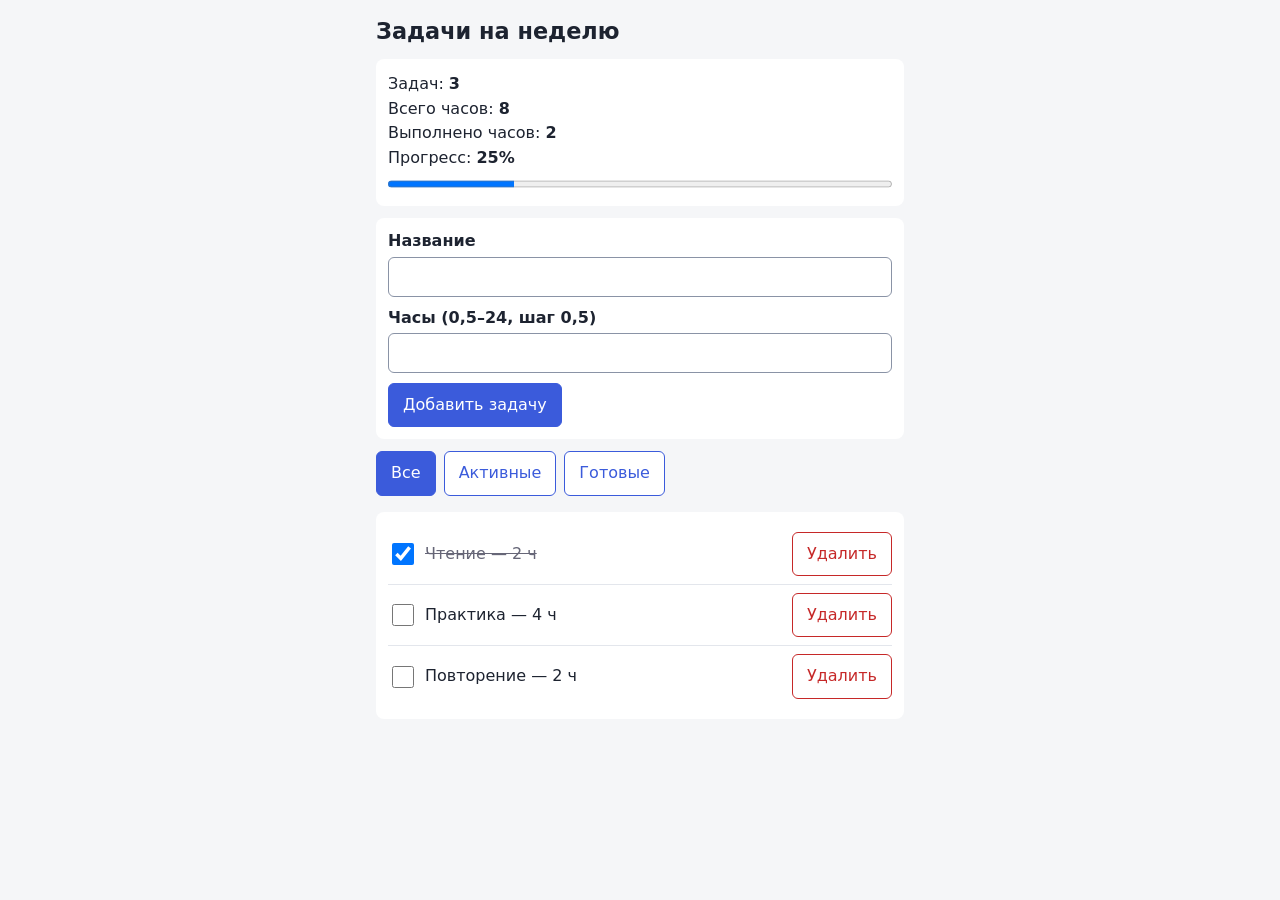
<file: hw1/direct/index.html>
<!doctype html>
<html lang="ru">
<head>
  <meta charset="utf-8">
  <meta name="viewport" content="width=device-width, initial-scale=1">
  <title>Мини-трекер задач</title>
  <link rel="stylesheet" href="styles.css">
</head>
<body>
  <main>
    <h1>Задачи на неделю</h1>

    <section aria-label="Итоги" class="summary">
      <p>Задач: <strong id="count">0</strong></p>
      <p>Всего часов: <strong id="total">0</strong></p>
      <p>Выполнено часов: <strong id="done-hours">0</strong></p>
      <p>Прогресс: <strong id="progress">0%</strong></p>
      <progress id="bar" max="100" value="0" aria-label="Прогресс по часам"></progress>
    </section>

    <form id="add-form" novalidate>
      <div class="field">
        <label for="title">Название</label>
        <input id="title" name="title" type="text" autocomplete="off" aria-describedby="title-error">
        <p class="error" id="title-error" role="alert"></p>
      </div>
      <div class="field">
        <label for="hours">Часы (0,5–24, шаг 0,5)</label>
        <input id="hours" name="hours" type="text" inputmode="decimal" autocomplete="off" aria-describedby="hours-error">
        <p class="error" id="hours-error" role="alert"></p>
      </div>
      <button type="submit">Добавить задачу</button>
    </form>

    <div class="filters" role="group" aria-label="Фильтр задач">
      <button type="button" data-filter="all" aria-pressed="true">Все</button>
      <button type="button" data-filter="active" aria-pressed="false">Активные</button>
      <button type="button" data-filter="done" aria-pressed="false">Готовые</button>
    </div>

    <ul id="list" aria-label="Список задач"></ul>
    <p id="empty" hidden>Нет задач для показа.</p>
    <p id="storage-note" class="note" hidden></p>
  </main>
  <script type="module" src="app.mjs"></script>
</body>
</html>
</file>
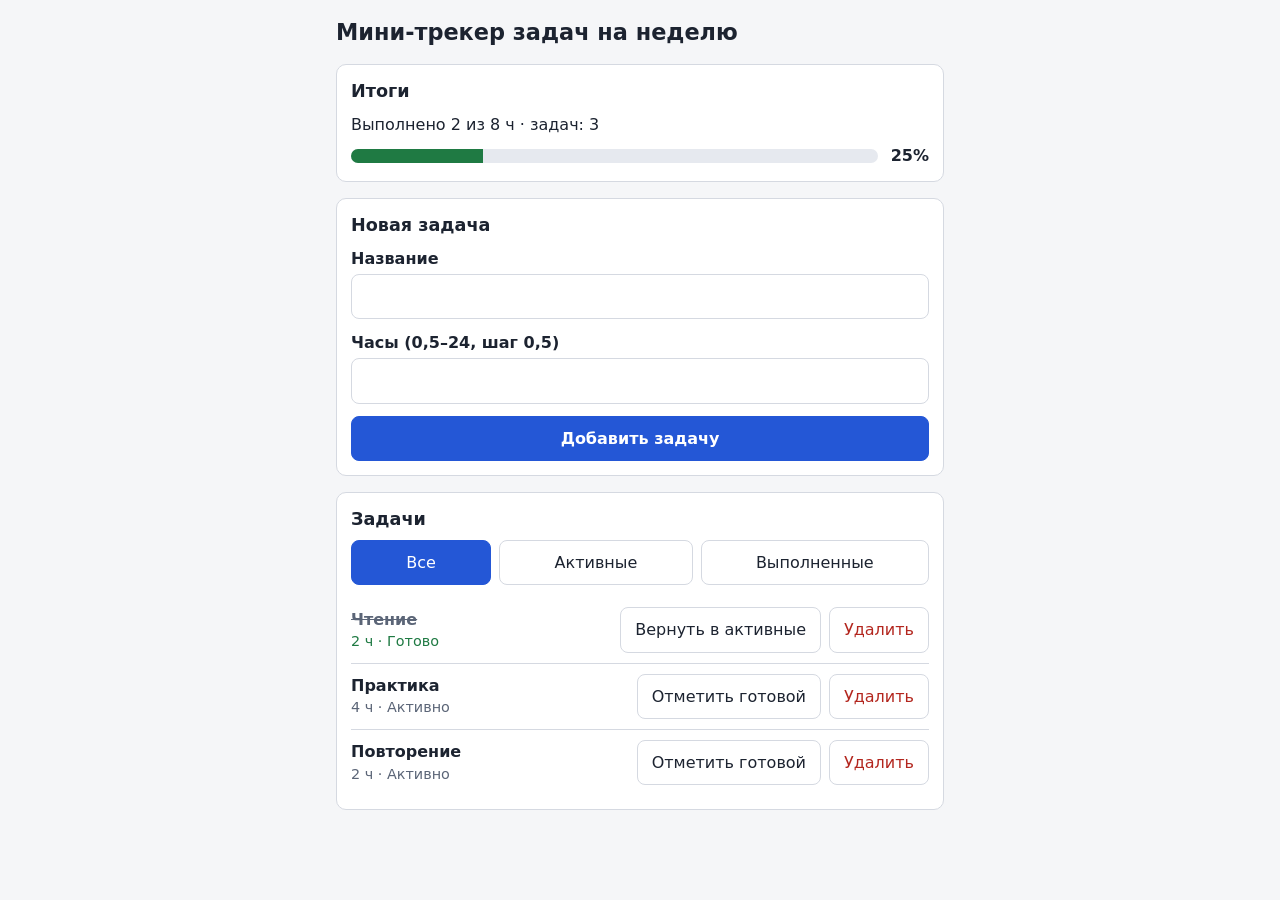
<file: hw1/with-spec/index.html>
<!doctype html>
<html lang="ru">
<head>
  <meta charset="utf-8">
  <meta name="viewport" content="width=device-width, initial-scale=1">
  <title>Мини-трекер задач</title>
  <link rel="stylesheet" href="styles.css">
</head>
<body>
  <main class="app">
    <h1>Мини-трекер задач на неделю</h1>

    <p id="storage-status" class="notice" role="status" hidden></p>

    <section class="summary" aria-labelledby="summary-title">
      <h2 id="summary-title">Итоги</h2>
      <p id="summary-text" class="summary-text">Выполнено 0 из 0 ч</p>
      <div class="progress-row">
        <div class="progress" role="progressbar" aria-labelledby="summary-title"
             aria-valuemin="0" aria-valuemax="100" aria-valuenow="0" id="progress-bar">
          <div class="progress-fill" id="progress-fill"></div>
        </div>
        <strong id="progress-value" class="progress-value">0%</strong>
      </div>
    </section>

    <section aria-labelledby="form-title">
      <h2 id="form-title">Новая задача</h2>
      <form id="task-form" novalidate>
        <div class="field">
          <label for="title-input">Название</label>
          <input id="title-input" name="title" type="text" autocomplete="off"
                 aria-describedby="title-error">
          <p id="title-error" class="error" hidden></p>
        </div>
        <div class="field">
          <label for="hours-input">Часы (0,5–24, шаг 0,5)</label>
          <input id="hours-input" name="hours" type="text" inputmode="decimal" autocomplete="off"
                 aria-describedby="hours-error">
          <p id="hours-error" class="error" hidden></p>
        </div>
        <button type="submit" class="primary">Добавить задачу</button>
      </form>
    </section>

    <section aria-labelledby="list-title">
      <h2 id="list-title">Задачи</h2>
      <div class="filters" role="group" aria-label="Фильтр списка">
        <button type="button" data-filter="all" aria-pressed="true">Все</button>
        <button type="button" data-filter="active" aria-pressed="false">Активные</button>
        <button type="button" data-filter="done" aria-pressed="false">Выполненные</button>
      </div>
      <p id="empty-message" class="empty" hidden></p>
      <ul id="task-list" class="task-list"></ul>
    </section>
  </main>

  <script type="module" src="app.mjs"></script>
</body>
</html>
</file>
<file: hw1/direct/styles.css>
* { box-sizing: border-box; }
body { margin: 0; font: 16px/1.4 system-ui, sans-serif; background: #f5f6f8; color: #1d2330; }
main { max-width: 560px; margin: 0 auto; padding: 16px; }
h1 { font-size: 1.4rem; margin: 0 0 12px; }
.summary, form, ul { background: #fff; border-radius: 8px; padding: 12px; margin-bottom: 12px; }
.summary p { margin: 2px 0; }
progress { width: 100%; height: 14px; margin-top: 6px; }
.field { margin-bottom: 10px; }
label { display: block; font-weight: 600; margin-bottom: 4px; }
input[type="text"] { width: 100%; padding: 10px; font-size: 1rem; border: 1px solid #8a93a6; border-radius: 6px; }
input[aria-invalid="true"] { border-color: #c62828; }
.error { color: #c62828; margin: 4px 0 0; min-height: 0; font-size: .9rem; }
.error:empty { display: none; }
button { font: inherit; padding: 10px 14px; min-height: 44px; border-radius: 6px; border: 1px solid #3b5bdb; background: #3b5bdb; color: #fff; cursor: pointer; }
button[aria-pressed="false"] { background: #fff; color: #3b5bdb; }
.filters { display: flex; flex-wrap: wrap; gap: 8px; margin-bottom: 12px; }
ul { list-style: none; }
li { display: flex; flex-wrap: wrap; align-items: center; gap: 8px; padding: 8px 0; border-bottom: 1px solid #e3e6ec; }
li:last-child { border-bottom: 0; }
li .name { flex: 1 1 140px; min-width: 0; overflow-wrap: anywhere; }
li.done .name { text-decoration: line-through; color: #667; }
li label { display: inline-flex; align-items: center; gap: 6px; font-weight: 400; margin: 0; }
li input[type="checkbox"] { width: 22px; height: 22px; }
.del { background: #fff; color: #c62828; border-color: #c62828; }
.note { color: #8a5a00; }
</file>
<file: hw1/with-spec/styles.css>
*, *::before, *::after { box-sizing: border-box; }

:root {
  --bg: #f5f6f8;
  --card: #ffffff;
  --text: #1c2330;
  --muted: #5b6577;
  --line: #d5d9e1;
  --accent: #2457d6;
  --accent-text: #ffffff;
  --ok: #1f7a43;
  --danger: #b3261e;
}

html { -webkit-text-size-adjust: 100%; }

body {
  margin: 0;
  background: var(--bg);
  color: var(--text);
  font: 16px/1.45 system-ui, -apple-system, "Segoe UI", Roboto, sans-serif;
  overflow-x: hidden;
}

.app {
  width: 100%;
  max-width: 640px;
  margin: 0 auto;
  padding: 16px;
}

h1 { font-size: 1.4rem; margin: 0 0 16px; overflow-wrap: anywhere; }
h2 { font-size: 1.1rem; margin: 0 0 8px; }

section {
  background: var(--card);
  border: 1px solid var(--line);
  border-radius: 10px;
  padding: 14px;
  margin-bottom: 16px;
}

.notice {
  background: #fff4d6;
  border: 1px solid #e0c36a;
  border-radius: 8px;
  padding: 10px 12px;
  margin: 0 0 16px;
  overflow-wrap: anywhere;
}

.summary-text { margin: 0 0 8px; overflow-wrap: anywhere; }
.progress-row { display: flex; align-items: center; gap: 12px; }
.progress {
  flex: 1 1 auto;
  min-width: 0;
  height: 14px;
  background: #e6e9ef;
  border-radius: 7px;
  overflow: hidden;
}
.progress-fill { height: 100%; width: 0; background: var(--ok); transition: width .2s; }
.progress-value { flex: 0 0 auto; min-width: 3.5ch; text-align: right; }

.field { margin-bottom: 12px; }
label { display: block; font-weight: 600; margin-bottom: 4px; }
input[type="text"] {
  width: 100%;
  font: inherit;
  padding: 10px 12px;
  border: 1px solid var(--line);
  border-radius: 8px;
  background: #fff;
  color: var(--text);
}
input[aria-invalid="true"] { border-color: var(--danger); border-width: 2px; }
.error { color: var(--danger); margin: 4px 0 0; font-size: .95rem; overflow-wrap: anywhere; }

button {
  font: inherit;
  padding: 10px 14px;
  min-height: 44px;
  border: 1px solid var(--line);
  border-radius: 8px;
  background: #fff;
  color: var(--text);
  cursor: pointer;
}
button.primary {
  width: 100%;
  background: var(--accent);
  border-color: var(--accent);
  color: var(--accent-text);
  font-weight: 600;
}
:focus-visible { outline: 3px solid #7aa2ff; outline-offset: 2px; }

.filters { display: flex; flex-wrap: wrap; gap: 8px; margin-bottom: 12px; }
.filters button { flex: 1 1 auto; }
.filters button[aria-pressed="true"] {
  background: var(--accent);
  border-color: var(--accent);
  color: var(--accent-text);
}

.empty { color: var(--muted); margin: 8px 0; }

.task-list { list-style: none; margin: 0; padding: 0; }
.task {
  display: flex;
  flex-wrap: wrap;
  align-items: center;
  gap: 8px 12px;
  padding: 10px 0;
  border-top: 1px solid var(--line);
}
.task:first-child { border-top: 0; }
.task-main { flex: 1 1 160px; min-width: 0; }
.task-title { font-weight: 600; overflow-wrap: anywhere; }
.task-meta { color: var(--muted); font-size: .9rem; }
.task.is-done .task-title { text-decoration: line-through; color: var(--muted); }
.task.is-done .task-meta { color: var(--ok); }
.task-actions { display: flex; flex-wrap: wrap; gap: 8px; }
button.danger { color: var(--danger); }
</file>
